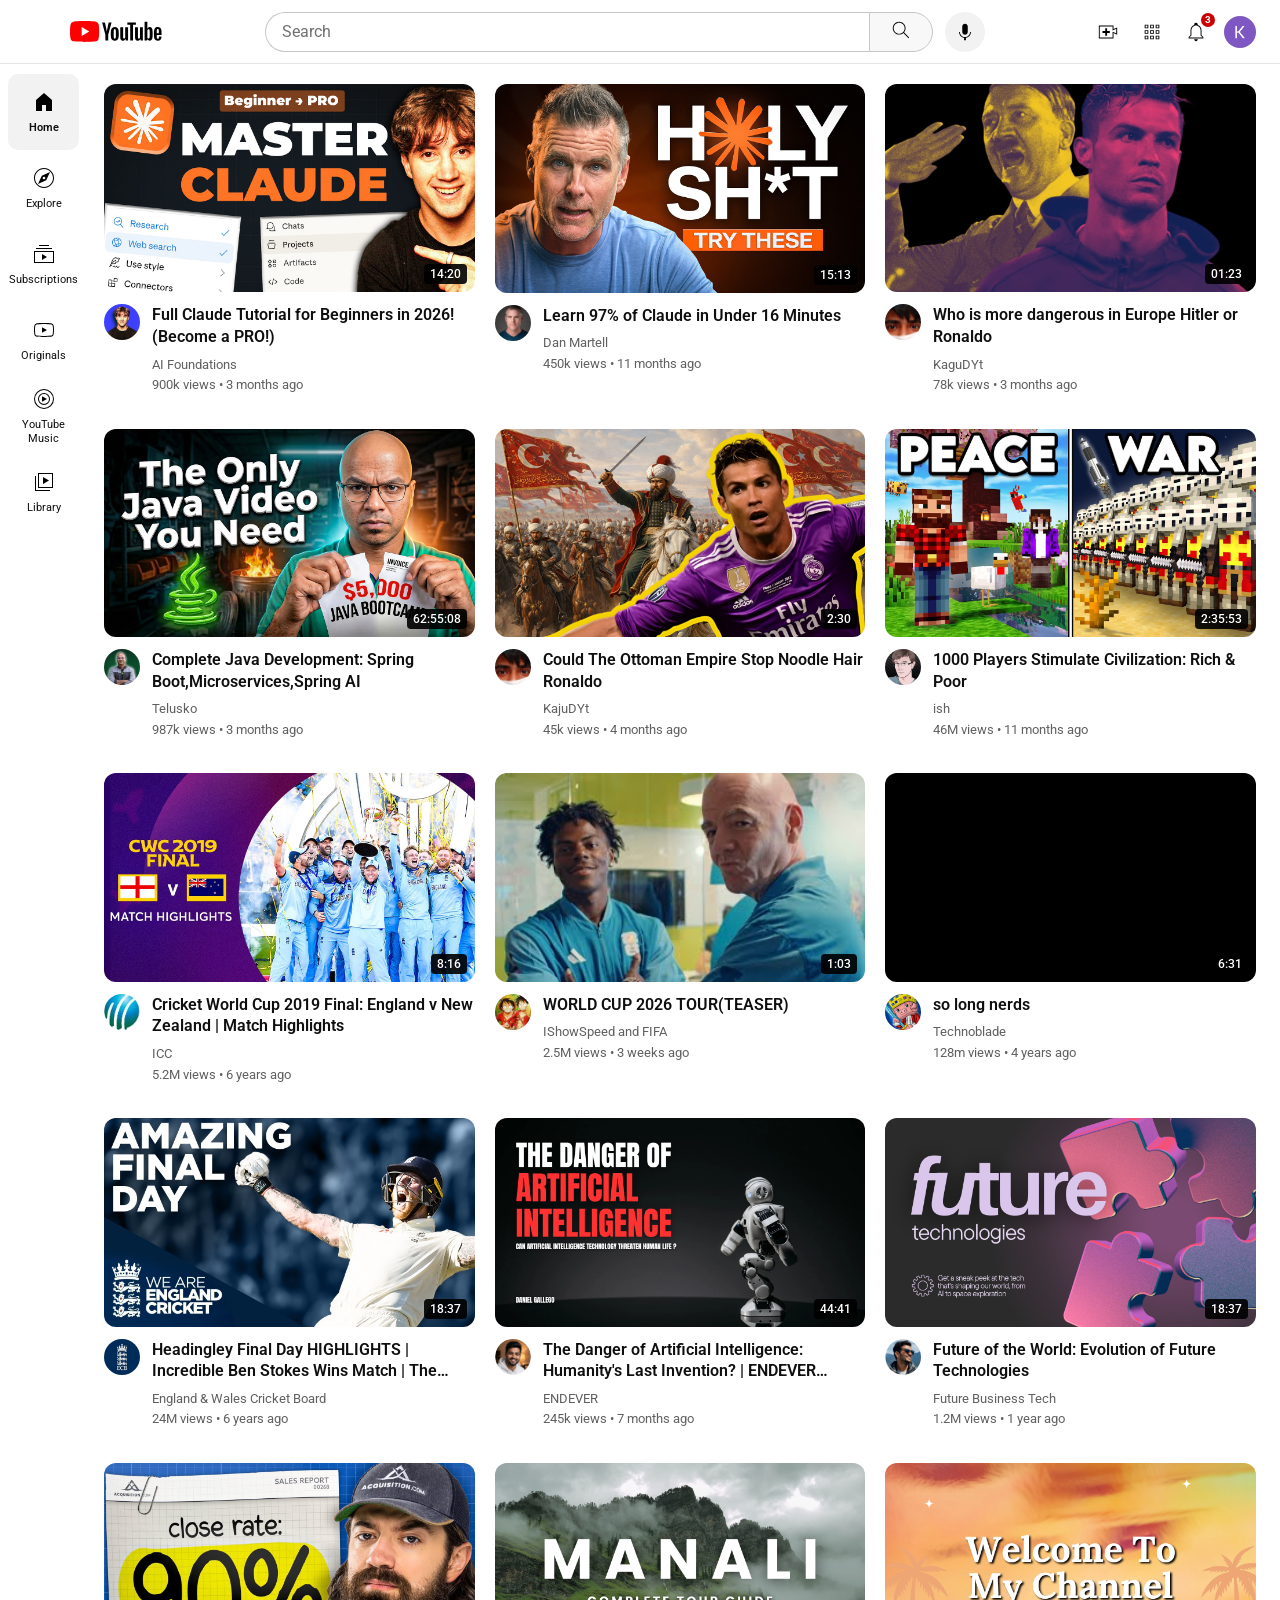
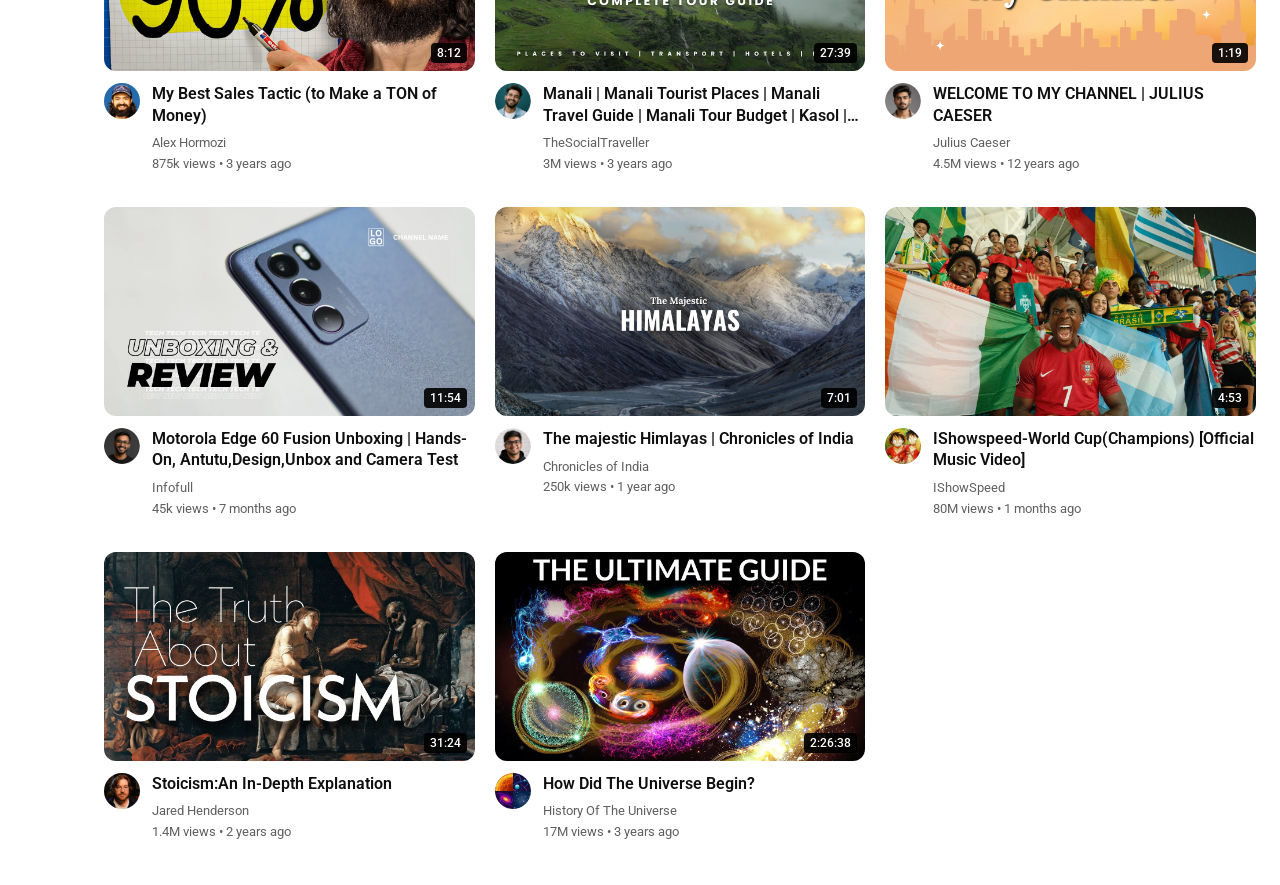
<file: index.html>
<!DOCTYPE html>
<html lang="en">

<head>
    <meta charset="UTF-8">
    <meta name="viewport" content="width=device-width, initial-scale=1.0">

    <title>Youtube Clone</title>

    <link rel="preconnect" href="https://fonts.googleapis.com">
    <link rel="preconnect" href="https://fonts.gstatic.com" crossorigin>

    <link
        href="https://fonts.googleapis.com/css2?family=Roboto:ital,wght@0,100..900;1,100..900&display=swap"
        rel="stylesheet"
    >
    
    <link rel="icon" type="image/png" href="icons/yt-icon.png">
    
    <link rel="stylesheet" href="styles/style.css">
    <link rel="stylesheet" href="styles/header.css">
    <link rel="stylesheet" href="styles/sidebar.css">
    <link rel="stylesheet" href="styles/media.css">
</head>

<body>

    <!-- Header -->
    <header class="header">

        <div class="left-section">
            <button class="icon-button menu-button" type="button" aria-label="Toggle navigation menu" aria-expanded="false">
                <img class="h-menu" src="icons/hamburger-menu.svg" alt="">
            </button>
            <a class="logo-link" href="./" aria-label="YouTube home">
                <span class="logo-desktop"><img class="y-logo" src="icons/youtube-logo.svg" alt="YouTube"></span>
                <span class="logo-mobile" aria-hidden="true"><img src="icons/youtube-logo.svg" alt=""></span>
            </a>
        </div>

        <div class="middle-section">
            <input class="search" type="search" placeholder="Search" aria-label="Search videos" autocomplete="off">

            <button class="y-search" type="button" aria-label="Search">
                <img class="search-logo" src="icons/search.svg" alt="">
            </button>

            <button class="y-voice" type="button" aria-label="Voice search">
                <img class="voice-icon" src="icons/voice-search-icon.svg" alt="">
            </button>
        </div>

        <div class="right-section">

            <button class="header-icon-button" type="button" aria-label="Create">
                <img class="y-upload" src="icons/upload.svg" alt="">
            </button>

            <button class="header-icon-button" type="button" aria-label="YouTube apps">
                <img class="y-app" src="icons/youtube-apps.svg" alt="">
            </button>

            <div class="y-notification-container">
                <button class="header-icon-button notification-button" type="button" aria-label="Notifications">
                    <img class="y-notification" src="icons/notifications.svg" alt="">
                </button>
                <span class="n-count" aria-label="3 unread notifications">3</span>
                <div class="notification-panel" aria-hidden="true">
                    <div class="notification-panel-header">Notifications <button class="mark-read" type="button">Mark all as read</button></div>
                    <div class="notification-item"><strong>New video</strong><span>Your subscriptions have new videos.</span></div>
                    <div class="notification-item"><strong>Welcome back</strong><span>Check out what is trending today.</span></div>
                    <div class="notification-item"><strong>Activity</strong><span>You have 3 new notifications.</span></div>
                </div>
            </div>

            <button class="profile-button" type="button" aria-label="Account">
                <img class="y-user" src="profile/images.png" alt="Account">
            </button>

        </div>

    </header>


    <!-- Sidebar -->
    <aside class="sidebar" aria-label="Primary navigation">

        <a class="sidebar-link" href="./" data-section="Home">
            <img src="icons/home.svg" alt="">
            <div>Home</div>
        </a>

        <a class="sidebar-link" href="pages/unavailable.html?section=Explore" data-section="Explore">
            <img src="icons/explore.svg" alt="">
            <div>Explore</div>
        </a>

        <a class="sidebar-link" href="pages/unavailable.html?section=Subscriptions" data-section="Subscriptions">
            <img src="icons/subscriptions.svg" alt="">
            <div>Subscriptions</div>
        </a>

        <a class="sidebar-link" href="pages/unavailable.html?section=Originals" data-section="Originals">
            <img src="icons/originals.svg" alt="">
            <div>Originals</div>
        </a>

        <a class="sidebar-link" href="pages/unavailable.html?section=YouTube%20Music" data-section="YouTube Music">
            <img src="icons/youtube-music.svg" alt="">
            <div>YouTube Music</div>
        </a>

        <a class="sidebar-link" href="pages/unavailable.html?section=Library" data-section="Library">
            <img src="icons/library.svg" alt="">
            <div>Library</div>
        </a>

    </aside>


    <!-- Main Content -->
    <main>

        <!-- Videos will be generated by videos.js -->
        <div class="video-grid" aria-live="polite"></div>

    </main>


    <!-- JavaScript -->
    <script src="data/videos.js"></script>
    <script src="scripts/script.js"></script>
    
</body>

</html>
</file>
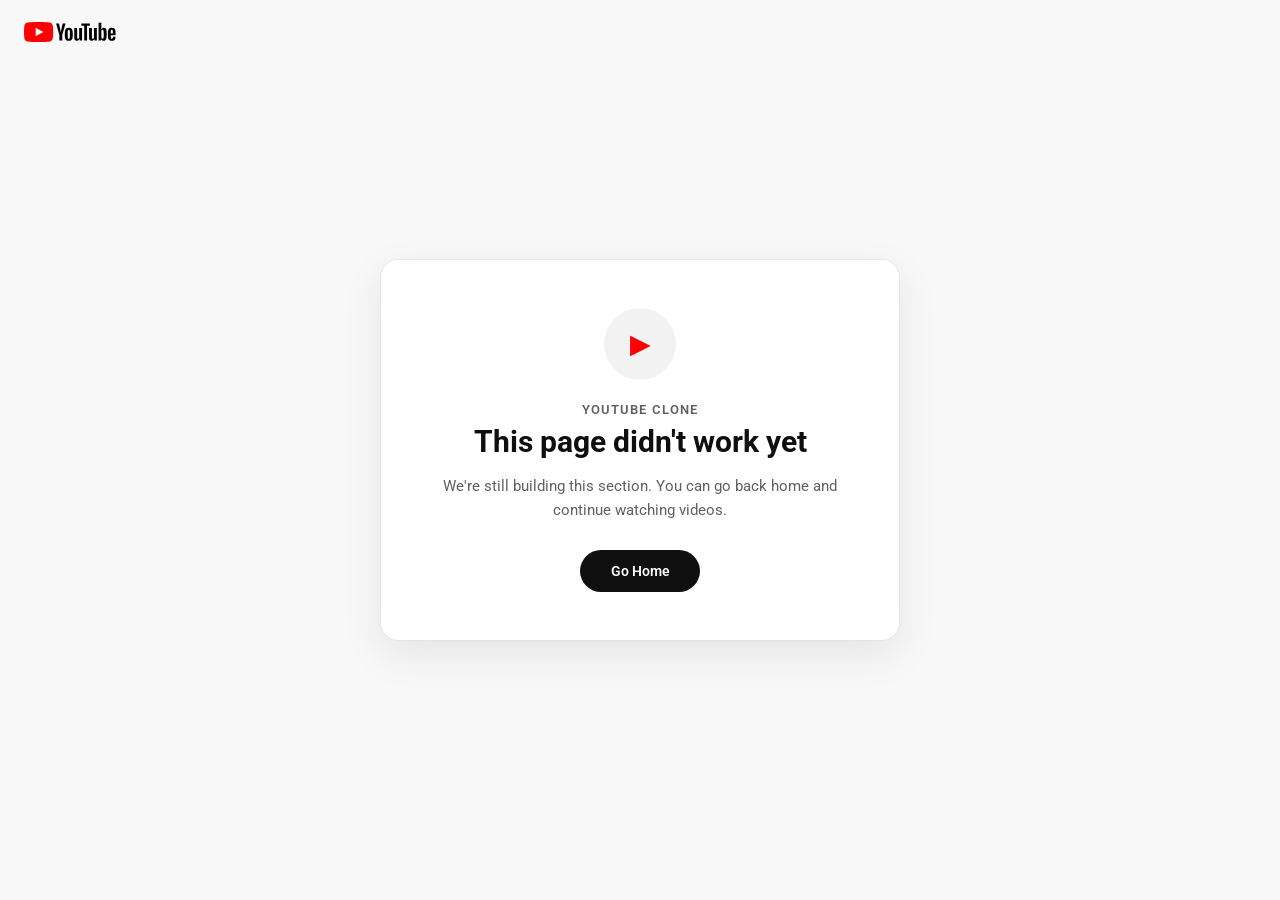
<file: pages/unavailable.html>
<!DOCTYPE html>
<html lang="en">
<head>
    <meta charset="UTF-8">
    <meta name="viewport" content="width=device-width, initial-scale=1.0">
    <title>YouTube Clone — Coming Soon</title>
    <link rel="preconnect" href="https://fonts.googleapis.com">
    <link rel="preconnect" href="https://fonts.gstatic.com" crossorigin>
    <link href="https://fonts.googleapis.com/css2?family=Roboto:wght@400;500;600;700&display=swap" rel="stylesheet">
    <link rel="stylesheet" href="../styles/page.css">
</head>
<body>
    <main class="page-shell">
        <a class="page-logo" href="../" aria-label="Go to YouTube home">
            <img src="../icons/youtube-logo.svg" alt="YouTube">
        </a>
        <section class="unavailable-card" aria-labelledby="page-title">
            <div class="page-icon" aria-hidden="true">▶</div>
            <p class="eyebrow">YouTube Clone</p>
            <h1 id="page-title">This page didn't work yet</h1>
            <p id="page-message">We're still building this section. You can go back home and continue watching videos.</p>
            <a class="home-button" href="../index.html">Go Home</a>
        </section>
    </main>
    <script>
        const section = new URLSearchParams(location.search).get('section');
        if (section) {
            document.title = `YouTube Clone — ${section}`;
            document.querySelector('.eyebrow').textContent = section;
            document.querySelector('#page-message').textContent = `${section} isn't available in this clone yet. Go home to continue watching videos.`;
        }
    </script>
</body>
</html>
</file>
<file: styles/style.css>
:root {
    --card-radius: 12px;
    --muted: #606060;
}

html {
    scroll-behavior: smooth;
}

body {
    min-height: 100vh;
}

button,
input {
    font: inherit;
}

.video-grid {
    width: 100%;
    display: grid;
    grid-template-columns: repeat(auto-fill, minmax(280px, 1fr));
    gap: 34px 20px;
    padding: 20px 0;
}

.video-preview {
    min-width: 0;
    cursor: pointer;
}

.thumb-row {
    position: relative;
    overflow: hidden;
    border-radius: var(--card-radius);
    background: #eee;
    aspect-ratio: 16 / 9;
}

.thumbnail-link {
    display: block;
    width: 100%;
    height: 100%;
}

.thumb {
    display: block;
    width: 100%;
    height: 100%;
    object-fit: cover;
    transition: transform .25s ease;
}

.video-preview:hover .thumb {
    transform: scale(1.025);
}

.video-time {
    position: absolute;
    right: 8px;
    bottom: 8px;
    padding: 4px 6px;
    border-radius: 4px;
    background: rgba(0, 0, 0, .9);
    color: #fff;
    font-size: 12px;
    font-weight: 500;
    line-height: 1;
}

.video-bottom {
    display: grid;
    grid-template-columns: 36px minmax(0, 1fr);
    gap: 12px;
    margin-top: 12px;
}

.profile {
    width: 36px;
}

.vid-profile {
    display: block;
    width: 36px;
    height: 36px;
    border-radius: 50%;
    object-fit: cover;
}

.vid-info {
    min-width: 0;
}

.vid-tit {
    display: -webkit-box;
    margin: 0 0 7px;
    overflow: hidden;
    color: #0f0f0f;
    font-size: 16px;
    font-weight: 600;
    line-height: 1.35;
    -webkit-box-orient: vertical;
    -webkit-line-clamp: 2;
}

.vid-author,
.views {
    margin: 0;
    color: var(--muted);
    font-size: 13px;
    line-height: 1.5;
}

.views {
    margin-top: 1px;
}

.empty-state {
    grid-column: 1 / -1;
    min-height: 300px;
    display: grid;
    place-items: center;
    align-content: center;
    gap: 8px;
    text-align: center;
    color: #606060;
}

.empty-state h2,
.empty-state p {
    margin: 0;
}

.empty-state h2 {
    color: #0f0f0f;
    font-size: 22px;
}

.empty-icon {
    width: 64px;
    height: 64px;
    display: grid;
    place-items: center;
    border-radius: 50%;
    background: #f2f2f2;
    font-size: 30px;
}

.dark-mode {
    --muted: #aaa;
    background: #0f0f0f;
    color: #f1f1f1;
}

.dark-mode .header,
.dark-mode .sidebar {
    background: #0f0f0f;
    border-color: #272727;
}

.dark-mode .search {
    border-color: #303030;
    background: #121212;
    color: #f1f1f1;
}

.dark-mode .y-search,
.dark-mode .y-voice,
.dark-mode .icon-button:hover,
.dark-mode .header-icon-button:hover,
.dark-mode .profile-button:hover,
.dark-mode .sidebar-link:hover,
.dark-mode .sidebar-link.active,
.dark-mode .empty-icon {
    background: #272727;
}

.dark-mode .sidebar-link,
.dark-mode .vid-tit,
.dark-mode .empty-state h2 {
    color: #f1f1f1;
}

.dark-mode .n-count {
    border-color: #0f0f0f;
}

@media (prefers-reduced-motion: reduce) {
    html { scroll-behavior: auto; }
    *, *::before, *::after { transition-duration: .01ms !important; animation-duration: .01ms !important; }
}

.dark-mode .sidebar-link img,
.dark-mode .h-menu,
.dark-mode .search-logo,
.dark-mode .voice-icon,
.dark-mode .y-upload,
.dark-mode .y-app,
.dark-mode .y-notification {
    filter: invert(1);
}
</file>
<file: styles/header.css>
* {
    box-sizing: border-box;
}

:root {
    --header-height: 64px;
    --border: #e5e5e5;
    --surface: #fff;
    --text: #0f0f0f;
    --muted: #606060;
}

body {
    margin: 0;
    padding: var(--header-height) 24px 24px 104px;
    background: var(--surface);
    color: var(--text);
    font-family: Roboto, Arial, sans-serif;
    transition: background-color .2s ease, color .2s ease;
}

.header {
    height: var(--header-height);
    display: grid;
    grid-template-columns: auto minmax(180px, 1fr) auto;
    align-items: center;
    position: fixed;
    inset: 0 0 auto;
    z-index: 1000;
    padding: 0 20px;
    gap: 20px;
    background: rgba(255, 255, 255, .97);
    border-bottom: 1px solid var(--border);
    backdrop-filter: blur(12px);
}

.left-section,
.middle-section,
.right-section {
    display: flex;
    align-items: center;
    min-width: 0;
}

.left-section {
    gap: 10px;
    flex: 0 0 auto;
}

.logo-link {
    display: flex;
    align-items: center;
    text-decoration: none;
}

.logo-desktop {
    display: flex;
    align-items: center;
}

.logo-mobile {
    display: none;
    width: 30px;
    height: 22px;
    overflow: hidden;
    align-items: center;
}

.logo-mobile img {
    width: 94px;
    height: 21px;
    max-width: none;
    flex: none;
}

.y-logo {
    display: block;
    width: 92px;
    height: auto;
}

.icon-button,
.header-icon-button,
.profile-button {
    border: 0;
    background: transparent;
    padding: 0;
    display: grid;
    place-items: center;
    cursor: pointer;
    flex: 0 0 auto;
}

.icon-button {
    width: 40px;
    height: 40px;
    border-radius: 50%;
}

.icon-button:hover,
.header-icon-button:hover,
.profile-button:hover {
    background: #f2f2f2;
}

.h-menu {
    width: 30px;
    display: none;
}

.middle-section {
    width: 100%;
    max-width: 720px;
    justify-self: center;
}

.search {
    min-width: 0;
    width: 100%;
    height: 40px;
    padding: 0 16px;
    border: 1px solid #c6c6c6;
    border-right: 0;
    border-radius: 22px 0 0 22px;
    outline: none;
    font: 400 16px Roboto, Arial, sans-serif;
    background: #fff;
}

.search:focus {
    border-color: #1c62b9;
    box-shadow: inset 1px 0 #1c62b9;
}

.search::placeholder {
    color: #707070;
}

.y-search {
    width: 64px;
    height: 40px;
    border: 1px solid #c6c6c6;
    border-radius: 0 22px 22px 0;
    background: #f8f8f8;
    cursor: pointer;
    flex: 0 0 auto;
    -webkit-tap-highlight-color: transparent;
}

.y-search:hover {
    background: #f0f0f0;
}

.search-logo {
    width: 22px;
    height: 22px;
}

.y-voice {
    width: 40px;
    height: 40px;
    margin-left: 12px;
    border: 0;
    border-radius: 50%;
    background: #f2f2f2;
    cursor: pointer;
    flex: 0 0 auto;
    display: grid;
    place-items: center;
    padding: 0;
    -webkit-tap-highlight-color: transparent;
}

.y-voice:hover {
    background: #e5e5e5;
}

.voice-icon {
    display: block;
    width: 22px;
    height: 22px;
    flex: 0 0 22px;
    opacity: 1;
    visibility: visible;
}

.right-section {
    justify-content: flex-end;
    gap: 4px;
    flex: 0 0 auto;
}

.header-icon-button {
    width: 40px;
    height: 40px;
    border-radius: 50%;
}

.y-upload,
.y-app,
.y-notification {
    width: 22px;
    height: 22px;
}

.profile-button {
    width: 40px;
    height: 40px;
    border-radius: 50%;
}

.y-user {
    width: 32px;
    height: 32px;
    border-radius: 50%;
    object-fit: cover;
}

.y-notification-container {
    position: relative;
}

.n-count {
    position: absolute;
    top: -1px;
    right: -1px;
    min-width: 18px;
    height: 18px;
    display: grid;
    place-items: center;
    padding: 0 4px;
    border: 2px solid #fff;
    border-radius: 20px;
    background: #cc0000;
    color: #fff;
    font-size: 10px;
    font-weight: 700;
    line-height: 1;
    pointer-events: none;
    z-index: 2;
}

.n-count.hidden {
    display: none;
}

.notification-panel {
    position: absolute;
    top: 48px;
    right: 0;
    width: min(360px, calc(100vw - 24px));
    overflow: hidden;
    border: 1px solid #e5e5e5;
    border-radius: 14px;
    background: #fff;
    box-shadow: 0 12px 35px rgba(0, 0, 0, .16);
    opacity: 0;
    visibility: hidden;
    transform: translateY(-6px);
    transition: .18s ease;
    pointer-events: none;
}

.notification-panel.open {
    opacity: 1;
    visibility: visible;
    transform: translateY(0);
    pointer-events: auto;
}

.notification-panel-header {
    display: flex;
    align-items: center;
    justify-content: space-between;
    gap: 10px;
    padding: 16px;
    font-size: 16px;
    font-weight: 600;
    border-bottom: 1px solid #eee;
}

.mark-read {
    border: 0;
    background: none;
    color: #065fd4;
    cursor: pointer;
    font-size: 12px;
    font-weight: 500;
}

.notification-item {
    display: flex;
    flex-direction: column;
    gap: 3px;
    padding: 13px 16px;
    border-bottom: 1px solid #f1f1f1;
    font-size: 13px;
}

.notification-item:last-child {
    border-bottom: 0;
}

.notification-item span {
    color: #606060;
    line-height: 1.35;
}

.y-notification.ring {
    animation: ring .5s ease-in-out;
}

@keyframes ring {
    20% {
        transform: rotate(12deg)
    }

    40% {
        transform: rotate(-12deg)
    }

    60% {
        transform: rotate(8deg)
    }

    80% {
        transform: rotate(-6deg)
    }

    100% {
        transform: rotate(0)
    }
}

@media (max-width: 1120px) {
    .header {
        grid-template-columns: auto minmax(150px, 1fr) auto;
        padding-inline: 12px;
        gap: 12px;
    }

    .middle-section {
        max-width: 560px;
    }

    .right-section {
        gap: 0;
    }
}

@media (max-width: 900px) {
    .header {
        grid-template-columns: auto minmax(150px, 1fr) auto;
        gap: 8px;
    }

    .h-menu {
        width: 30px;
        display: block;
    }

    .middle-section {
        max-width: none;
    }
}

@media (max-width: 700px) {
    :root {
        --header-height: 56px;
    }

    body {
        padding: var(--header-height) 12px 18px;
    }

    .header {
        height: var(--header-height);
        grid-template-columns: 90px minmax(0, 1fr) 70px;
        padding-inline: 6px;
        gap: 6px;
    }

    .logo-desktop {
        display: none;
    }

    .logo-mobile {
        display: flex;
    }

    .left-section {
        gap: 8px;
    }

    .icon-button {
        width: 38px;
        height: 38px;
    }

    .middle-section {
        display: grid;
        grid-template-columns: minmax(0, 1fr) 44px 52px;
        min-width: 0;
        width: 100%;
        max-width: 600px;
    }

    .search {
        min-width: 0;
        width: 100%;
        height: 36px;
        padding-inline: 12px;
        font-size: 14px;
    }

    .y-search {
        width: 44px;
        height: 36px;
    }

    .y-voice {
        width: 40px;
        height: 40px;
        margin-left: 12px;
        justify-self: start;
        align-self: center;
    }

    .y-app,
    .y-upload {
        display: none;
    }

    .search-logo {
        width: 19px;
        height: 19px;
    }

    .profile-button {
        width: 36px;
        height: 36px;
    }

    .y-user {
        width: 30px;
        height: 30px;
    }

    .notification-panel {
        right: -45px;
        top: 44px;
    }
}

@media (max-width: 430px) {
    .middle-section {
        grid-template-columns: minmax(0, 1fr) 40px 52px;
        min-width: 0;
        max-width: 600px;
    }

    .y-voice {
        width: 40px;
        height: 40px;
        margin-left: 12px;
        justify-self: start;
    }

    .search {
        font-size: 13px;
        padding-inline: 10px;
    }

    .y-search {
        width: 40px;
    }

    .profile-button {
        width: 34px;
        height: 34px;
    }

    .y-user {
        width: 28px;
        height: 28px;
    }

    .notification-panel {
        right: -52px;
    }
}
</file>
<file: styles/sidebar.css>
.sidebar {
    position:fixed; top:var(--header-height); left:0; bottom:0; width:88px; z-index:900;
    padding:10px 8px; overflow-y:auto; background:#fff; border-right:1px solid transparent;
}
.sidebar-link {
    min-height:76px; display:flex; align-items:center; justify-content:center; flex-direction:column; gap:7px;
    border-radius:10px; color:#0f0f0f; cursor:pointer; user-select:none; text-decoration:none;
    transition:background .15s ease, color .15s ease; outline:none;
}
.sidebar-link:hover, .sidebar-link.active { background:#f2f2f2; }
.sidebar-link.active { font-weight:600; }
.sidebar-link img { width:24px; height:24px; object-fit:contain; }
.sidebar-link div { font-size:11px; line-height:1.2; text-align:center; }

@media (max-width:900px) {
    .sidebar { transform:translateX(-105%); }
    .sidebar.active { transform:translateX(0); }
}
</file>
<file: styles/media.css>
/* Responsive layout */
@media (min-width: 1400px) {
    .video-grid { grid-template-columns:repeat(4,minmax(0,1fr)); column-gap:24px; }
}

@media (max-width: 1200px) {
    body { padding-left:104px; padding-right:20px; }
    .video-grid { grid-template-columns:repeat(3,minmax(0,1fr)); gap:28px 18px; }
}

@media (max-width: 900px) {
    body { padding-left:20px; padding-right:20px; }
    
    .sidebar { width:240px; padding:12px; border-right:1px solid #e5e5e5; box-shadow:8px 0 24px rgba(0,0,0,.08); transform:translateX(-105%); transition:transform .22s ease; }
    .sidebar.active { transform:translateX(0); }
    .sidebar-link { min-height:50px; flex-direction:row; justify-content:flex-start; gap:18px; padding:0 18px; }
    .sidebar-link div { font-size:14px; }
    body.sidebar-open::after { content:''; position:fixed; inset:var(--header-height) 0 0; z-index:850; background:rgba(0,0,0,.35); }
    .video-grid { grid-template-columns:repeat(2,minmax(0,1fr)); gap:26px 18px; }
}

@media (max-width: 700px) {
    .video-grid { grid-template-columns:1fr; gap:28px; padding-top:12px; }
    .thumb-row { border-radius:10px; }
}

@media (max-width: 400px) {
    .video-grid { gap:24px; }
    .vid-tit { font-size:15px; }
}
</file>
<file: styles/page.css>
:root { font-family:Roboto,Arial,sans-serif; color:#0f0f0f; background:#fff; }
* { box-sizing:border-box; }
body { margin:0; min-height:100vh; background:#f8f8f8; }
.page-shell { min-height:100vh; display:grid; place-items:center; padding:28px 18px; position:relative; }
.page-logo { position:absolute; top:22px; left:24px; display:flex; }
.page-logo img { width:92px; height:auto; }
.unavailable-card { width:min(520px,100%); padding:48px 34px; text-align:center; background:#fff; border:1px solid #e5e5e5; border-radius:18px; box-shadow:0 14px 40px rgba(0,0,0,.08); }
.page-icon { width:72px; height:72px; display:grid; place-items:center; margin:0 auto 22px; border-radius:50%; background:#f2f2f2; font-size:27px; color:#ff0000; }
.eyebrow { margin:0 0 8px; color:#606060; font-size:13px; font-weight:600; text-transform:uppercase; letter-spacing:.08em; }
h1 { margin:0; font-size:30px; line-height:1.15; }
#page-message { margin:14px auto 28px; max-width:410px; color:#606060; font-size:15px; line-height:1.6; }
.home-button { display:inline-flex; align-items:center; justify-content:center; min-width:120px; min-height:42px; padding:0 20px; border-radius:22px; background:#0f0f0f; color:#fff; text-decoration:none; font-size:14px; font-weight:600; transition:transform .15s ease, background .15s ease; }
.home-button:hover { background:#272727; transform:translateY(-1px); }
@media (max-width:520px) { .page-logo { left:18px; top:18px; } .page-logo img { width:82px; } .unavailable-card { padding:40px 22px; } h1 { font-size:25px; } }
</file>
